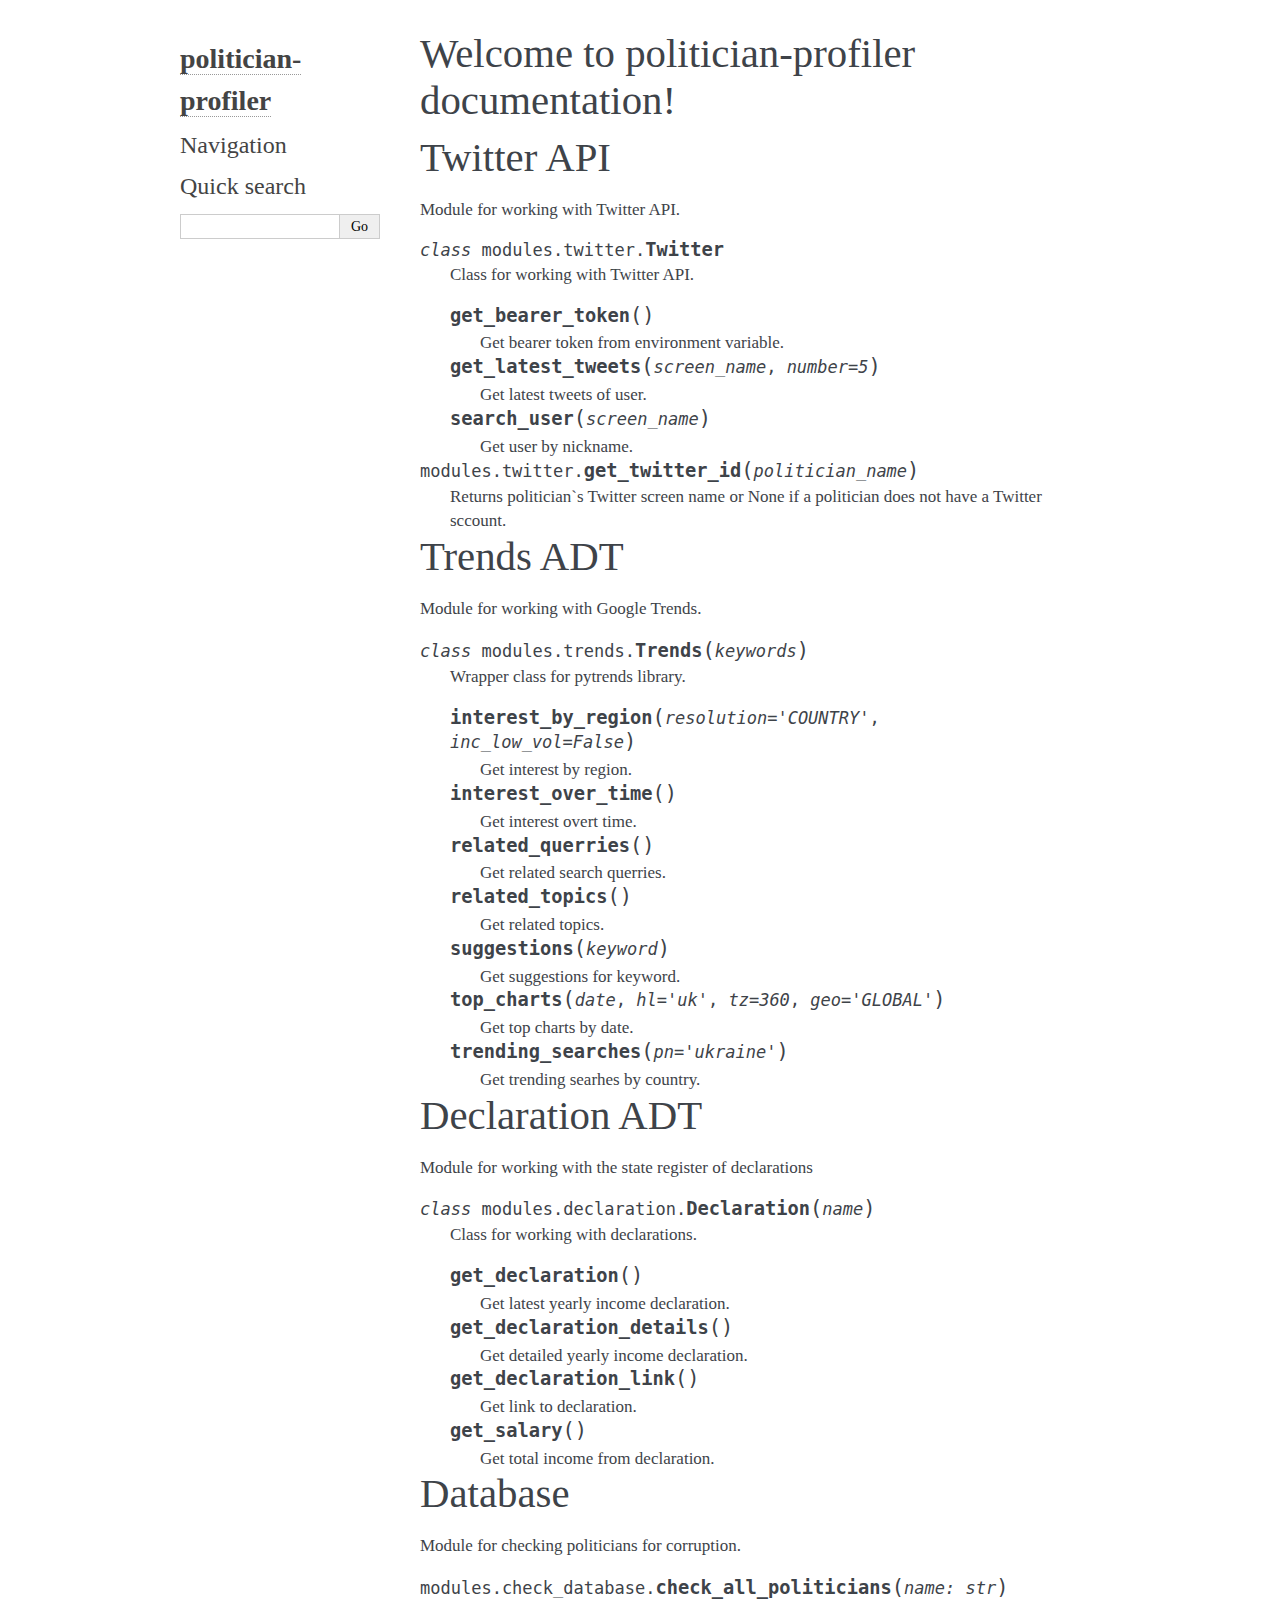
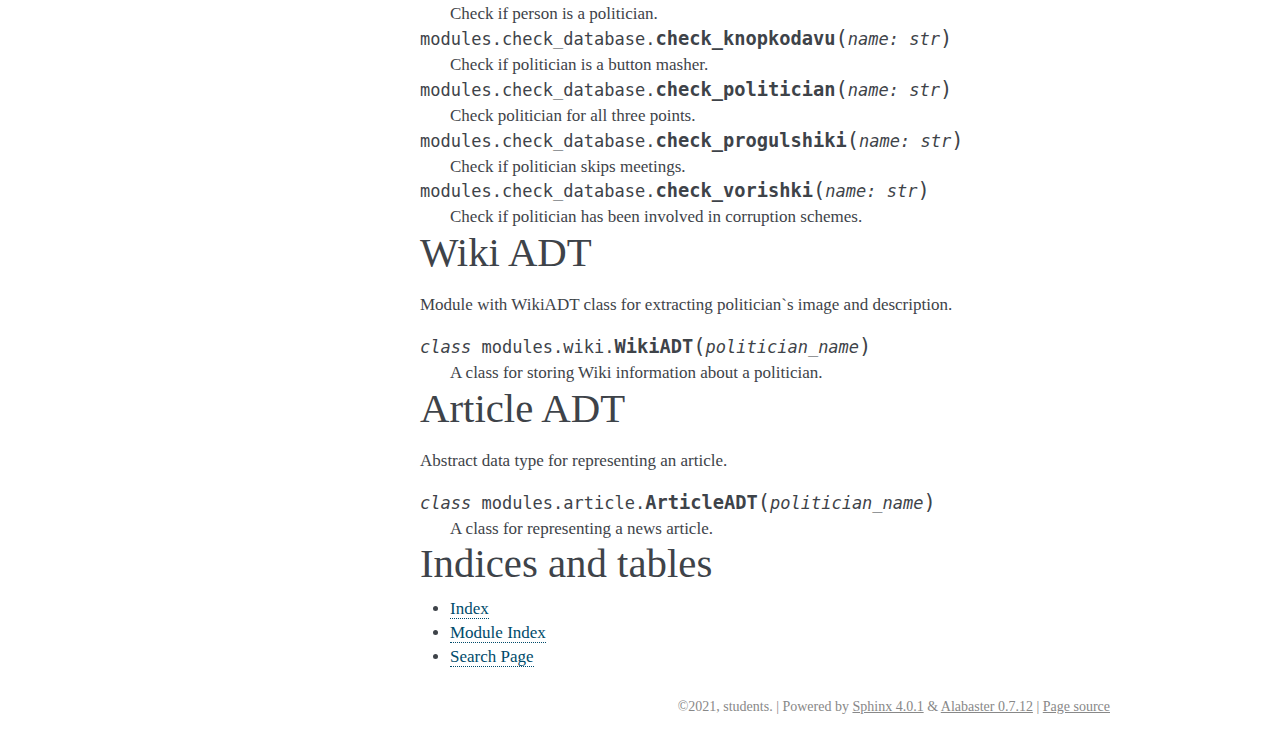
<file: html/index.html>
<!DOCTYPE html>

<html>
  <head>
    <meta charset="utf-8" />
    <meta name="viewport" content="width=device-width, initial-scale=1.0" /><meta name="generator" content="Docutils 0.17.1: http://docutils.sourceforge.net/" />

    <title>Welcome to politician-profiler documentation! &#8212; politician-profiler 1 documentation</title>
    <link rel="stylesheet" type="text/css" href="_static/pygments.css" />
    <link rel="stylesheet" type="text/css" href="_static/alabaster.css" />
    <script data-url_root="./" id="documentation_options" src="_static/documentation_options.js"></script>
    <script src="_static/jquery.js"></script>
    <script src="_static/underscore.js"></script>
    <script src="_static/doctools.js"></script>
    <link rel="index" title="Index" href="genindex.html" />
    <link rel="search" title="Search" href="search.html" />
   
  <link rel="stylesheet" href="_static/custom.css" type="text/css" />
  
  
  <meta name="viewport" content="width=device-width, initial-scale=0.9, maximum-scale=0.9" />

  </head><body>
  

    <div class="document">
      <div class="documentwrapper">
        <div class="bodywrapper">
          

          <div class="body" role="main">
            
  <section id="welcome-to-politician-profiler-documentation">
<h1>Welcome to politician-profiler documentation!<a class="headerlink" href="#welcome-to-politician-profiler-documentation" title="Permalink to this headline">¶</a></h1>
<div class="toctree-wrapper compound">
</div>
</section>
<section id="module-modules.twitter">
<span id="twitter-api"></span><h1>Twitter API<a class="headerlink" href="#module-modules.twitter" title="Permalink to this headline">¶</a></h1>
<p>Module for working with Twitter API.</p>
<dl class="py class">
<dt class="sig sig-object py" id="modules.twitter.Twitter">
<em class="property"><span class="pre">class</span> </em><span class="sig-prename descclassname"><span class="pre">modules.twitter.</span></span><span class="sig-name descname"><span class="pre">Twitter</span></span><a class="headerlink" href="#modules.twitter.Twitter" title="Permalink to this definition">¶</a></dt>
<dd><p>Class for working with Twitter API.</p>
<dl class="py method">
<dt class="sig sig-object py" id="modules.twitter.Twitter.get_bearer_token">
<span class="sig-name descname"><span class="pre">get_bearer_token</span></span><span class="sig-paren">(</span><span class="sig-paren">)</span><a class="headerlink" href="#modules.twitter.Twitter.get_bearer_token" title="Permalink to this definition">¶</a></dt>
<dd><p>Get bearer token from environment variable.</p>
</dd></dl>

<dl class="py method">
<dt class="sig sig-object py" id="modules.twitter.Twitter.get_latest_tweets">
<span class="sig-name descname"><span class="pre">get_latest_tweets</span></span><span class="sig-paren">(</span><em class="sig-param"><span class="n"><span class="pre">screen_name</span></span></em>, <em class="sig-param"><span class="n"><span class="pre">number</span></span><span class="o"><span class="pre">=</span></span><span class="default_value"><span class="pre">5</span></span></em><span class="sig-paren">)</span><a class="headerlink" href="#modules.twitter.Twitter.get_latest_tweets" title="Permalink to this definition">¶</a></dt>
<dd><p>Get latest tweets of user.</p>
</dd></dl>

<dl class="py method">
<dt class="sig sig-object py" id="modules.twitter.Twitter.search_user">
<span class="sig-name descname"><span class="pre">search_user</span></span><span class="sig-paren">(</span><em class="sig-param"><span class="n"><span class="pre">screen_name</span></span></em><span class="sig-paren">)</span><a class="headerlink" href="#modules.twitter.Twitter.search_user" title="Permalink to this definition">¶</a></dt>
<dd><p>Get user by nickname.</p>
</dd></dl>

</dd></dl>

<dl class="py function">
<dt class="sig sig-object py" id="modules.twitter.get_twitter_id">
<span class="sig-prename descclassname"><span class="pre">modules.twitter.</span></span><span class="sig-name descname"><span class="pre">get_twitter_id</span></span><span class="sig-paren">(</span><em class="sig-param"><span class="n"><span class="pre">politician_name</span></span></em><span class="sig-paren">)</span><a class="headerlink" href="#modules.twitter.get_twitter_id" title="Permalink to this definition">¶</a></dt>
<dd><p>Returns politician`s Twitter screen name or None if a politician
does not have a Twitter sccount.</p>
</dd></dl>

</section>
<section id="module-modules.trends">
<span id="trends-adt"></span><h1>Trends ADT<a class="headerlink" href="#module-modules.trends" title="Permalink to this headline">¶</a></h1>
<p>Module for working with Google Trends.</p>
<dl class="py class">
<dt class="sig sig-object py" id="modules.trends.Trends">
<em class="property"><span class="pre">class</span> </em><span class="sig-prename descclassname"><span class="pre">modules.trends.</span></span><span class="sig-name descname"><span class="pre">Trends</span></span><span class="sig-paren">(</span><em class="sig-param"><span class="n"><span class="pre">keywords</span></span></em><span class="sig-paren">)</span><a class="headerlink" href="#modules.trends.Trends" title="Permalink to this definition">¶</a></dt>
<dd><p>Wrapper class for pytrends library.</p>
<dl class="py method">
<dt class="sig sig-object py" id="modules.trends.Trends.interest_by_region">
<span class="sig-name descname"><span class="pre">interest_by_region</span></span><span class="sig-paren">(</span><em class="sig-param"><span class="n"><span class="pre">resolution</span></span><span class="o"><span class="pre">=</span></span><span class="default_value"><span class="pre">'COUNTRY'</span></span></em>, <em class="sig-param"><span class="n"><span class="pre">inc_low_vol</span></span><span class="o"><span class="pre">=</span></span><span class="default_value"><span class="pre">False</span></span></em><span class="sig-paren">)</span><a class="headerlink" href="#modules.trends.Trends.interest_by_region" title="Permalink to this definition">¶</a></dt>
<dd><p>Get interest by region.</p>
</dd></dl>

<dl class="py method">
<dt class="sig sig-object py" id="modules.trends.Trends.interest_over_time">
<span class="sig-name descname"><span class="pre">interest_over_time</span></span><span class="sig-paren">(</span><span class="sig-paren">)</span><a class="headerlink" href="#modules.trends.Trends.interest_over_time" title="Permalink to this definition">¶</a></dt>
<dd><p>Get interest overt time.</p>
</dd></dl>

<dl class="py method">
<dt class="sig sig-object py" id="modules.trends.Trends.related_querries">
<span class="sig-name descname"><span class="pre">related_querries</span></span><span class="sig-paren">(</span><span class="sig-paren">)</span><a class="headerlink" href="#modules.trends.Trends.related_querries" title="Permalink to this definition">¶</a></dt>
<dd><p>Get related search querries.</p>
</dd></dl>

<dl class="py method">
<dt class="sig sig-object py" id="modules.trends.Trends.related_topics">
<span class="sig-name descname"><span class="pre">related_topics</span></span><span class="sig-paren">(</span><span class="sig-paren">)</span><a class="headerlink" href="#modules.trends.Trends.related_topics" title="Permalink to this definition">¶</a></dt>
<dd><p>Get related topics.</p>
</dd></dl>

<dl class="py method">
<dt class="sig sig-object py" id="modules.trends.Trends.suggestions">
<span class="sig-name descname"><span class="pre">suggestions</span></span><span class="sig-paren">(</span><em class="sig-param"><span class="n"><span class="pre">keyword</span></span></em><span class="sig-paren">)</span><a class="headerlink" href="#modules.trends.Trends.suggestions" title="Permalink to this definition">¶</a></dt>
<dd><p>Get suggestions for keyword.</p>
</dd></dl>

<dl class="py method">
<dt class="sig sig-object py" id="modules.trends.Trends.top_charts">
<span class="sig-name descname"><span class="pre">top_charts</span></span><span class="sig-paren">(</span><em class="sig-param"><span class="n"><span class="pre">date</span></span></em>, <em class="sig-param"><span class="n"><span class="pre">hl</span></span><span class="o"><span class="pre">=</span></span><span class="default_value"><span class="pre">'uk'</span></span></em>, <em class="sig-param"><span class="n"><span class="pre">tz</span></span><span class="o"><span class="pre">=</span></span><span class="default_value"><span class="pre">360</span></span></em>, <em class="sig-param"><span class="n"><span class="pre">geo</span></span><span class="o"><span class="pre">=</span></span><span class="default_value"><span class="pre">'GLOBAL'</span></span></em><span class="sig-paren">)</span><a class="headerlink" href="#modules.trends.Trends.top_charts" title="Permalink to this definition">¶</a></dt>
<dd><p>Get top charts by date.</p>
</dd></dl>

<dl class="py method">
<dt class="sig sig-object py" id="modules.trends.Trends.trending_searches">
<span class="sig-name descname"><span class="pre">trending_searches</span></span><span class="sig-paren">(</span><em class="sig-param"><span class="n"><span class="pre">pn</span></span><span class="o"><span class="pre">=</span></span><span class="default_value"><span class="pre">'ukraine'</span></span></em><span class="sig-paren">)</span><a class="headerlink" href="#modules.trends.Trends.trending_searches" title="Permalink to this definition">¶</a></dt>
<dd><p>Get trending searhes by country.</p>
</dd></dl>

</dd></dl>

</section>
<section id="module-modules.declaration">
<span id="declaration-adt"></span><h1>Declaration ADT<a class="headerlink" href="#module-modules.declaration" title="Permalink to this headline">¶</a></h1>
<p>Module for working with the state register of declarations</p>
<dl class="py class">
<dt class="sig sig-object py" id="modules.declaration.Declaration">
<em class="property"><span class="pre">class</span> </em><span class="sig-prename descclassname"><span class="pre">modules.declaration.</span></span><span class="sig-name descname"><span class="pre">Declaration</span></span><span class="sig-paren">(</span><em class="sig-param"><span class="n"><span class="pre">name</span></span></em><span class="sig-paren">)</span><a class="headerlink" href="#modules.declaration.Declaration" title="Permalink to this definition">¶</a></dt>
<dd><p>Class for working with declarations.</p>
<dl class="py method">
<dt class="sig sig-object py" id="modules.declaration.Declaration.get_declaration">
<span class="sig-name descname"><span class="pre">get_declaration</span></span><span class="sig-paren">(</span><span class="sig-paren">)</span><a class="headerlink" href="#modules.declaration.Declaration.get_declaration" title="Permalink to this definition">¶</a></dt>
<dd><p>Get latest yearly income declaration.</p>
</dd></dl>

<dl class="py method">
<dt class="sig sig-object py" id="modules.declaration.Declaration.get_declaration_details">
<span class="sig-name descname"><span class="pre">get_declaration_details</span></span><span class="sig-paren">(</span><span class="sig-paren">)</span><a class="headerlink" href="#modules.declaration.Declaration.get_declaration_details" title="Permalink to this definition">¶</a></dt>
<dd><p>Get detailed yearly income declaration.</p>
</dd></dl>

<dl class="py method">
<dt class="sig sig-object py" id="modules.declaration.Declaration.get_declaration_link">
<span class="sig-name descname"><span class="pre">get_declaration_link</span></span><span class="sig-paren">(</span><span class="sig-paren">)</span><a class="headerlink" href="#modules.declaration.Declaration.get_declaration_link" title="Permalink to this definition">¶</a></dt>
<dd><p>Get link to declaration.</p>
</dd></dl>

<dl class="py method">
<dt class="sig sig-object py" id="modules.declaration.Declaration.get_salary">
<span class="sig-name descname"><span class="pre">get_salary</span></span><span class="sig-paren">(</span><span class="sig-paren">)</span><a class="headerlink" href="#modules.declaration.Declaration.get_salary" title="Permalink to this definition">¶</a></dt>
<dd><p>Get total income from declaration.</p>
</dd></dl>

</dd></dl>

</section>
<section id="module-modules.check_database">
<span id="database"></span><h1>Database<a class="headerlink" href="#module-modules.check_database" title="Permalink to this headline">¶</a></h1>
<p>Module for checking politicians for corruption.</p>
<dl class="py function">
<dt class="sig sig-object py" id="modules.check_database.check_all_politicians">
<span class="sig-prename descclassname"><span class="pre">modules.check_database.</span></span><span class="sig-name descname"><span class="pre">check_all_politicians</span></span><span class="sig-paren">(</span><em class="sig-param"><span class="n"><span class="pre">name</span></span><span class="p"><span class="pre">:</span></span> <span class="n"><span class="pre">str</span></span></em><span class="sig-paren">)</span><a class="headerlink" href="#modules.check_database.check_all_politicians" title="Permalink to this definition">¶</a></dt>
<dd><p>Check if person is a politician.</p>
</dd></dl>

<dl class="py function">
<dt class="sig sig-object py" id="modules.check_database.check_knopkodavu">
<span class="sig-prename descclassname"><span class="pre">modules.check_database.</span></span><span class="sig-name descname"><span class="pre">check_knopkodavu</span></span><span class="sig-paren">(</span><em class="sig-param"><span class="n"><span class="pre">name</span></span><span class="p"><span class="pre">:</span></span> <span class="n"><span class="pre">str</span></span></em><span class="sig-paren">)</span><a class="headerlink" href="#modules.check_database.check_knopkodavu" title="Permalink to this definition">¶</a></dt>
<dd><p>Check if politician is a button masher.</p>
</dd></dl>

<dl class="py function">
<dt class="sig sig-object py" id="modules.check_database.check_politician">
<span class="sig-prename descclassname"><span class="pre">modules.check_database.</span></span><span class="sig-name descname"><span class="pre">check_politician</span></span><span class="sig-paren">(</span><em class="sig-param"><span class="n"><span class="pre">name</span></span><span class="p"><span class="pre">:</span></span> <span class="n"><span class="pre">str</span></span></em><span class="sig-paren">)</span><a class="headerlink" href="#modules.check_database.check_politician" title="Permalink to this definition">¶</a></dt>
<dd><p>Check politician for all three points.</p>
</dd></dl>

<dl class="py function">
<dt class="sig sig-object py" id="modules.check_database.check_progulshiki">
<span class="sig-prename descclassname"><span class="pre">modules.check_database.</span></span><span class="sig-name descname"><span class="pre">check_progulshiki</span></span><span class="sig-paren">(</span><em class="sig-param"><span class="n"><span class="pre">name</span></span><span class="p"><span class="pre">:</span></span> <span class="n"><span class="pre">str</span></span></em><span class="sig-paren">)</span><a class="headerlink" href="#modules.check_database.check_progulshiki" title="Permalink to this definition">¶</a></dt>
<dd><p>Check if politician skips meetings.</p>
</dd></dl>

<dl class="py function">
<dt class="sig sig-object py" id="modules.check_database.check_vorishki">
<span class="sig-prename descclassname"><span class="pre">modules.check_database.</span></span><span class="sig-name descname"><span class="pre">check_vorishki</span></span><span class="sig-paren">(</span><em class="sig-param"><span class="n"><span class="pre">name</span></span><span class="p"><span class="pre">:</span></span> <span class="n"><span class="pre">str</span></span></em><span class="sig-paren">)</span><a class="headerlink" href="#modules.check_database.check_vorishki" title="Permalink to this definition">¶</a></dt>
<dd><p>Check if politician has been involved in corruption schemes.</p>
</dd></dl>

</section>
<section id="module-modules.wiki">
<span id="wiki-adt"></span><h1>Wiki ADT<a class="headerlink" href="#module-modules.wiki" title="Permalink to this headline">¶</a></h1>
<p>Module with WikiADT class for extracting politician`s image and description.</p>
<dl class="py class">
<dt class="sig sig-object py" id="modules.wiki.WikiADT">
<em class="property"><span class="pre">class</span> </em><span class="sig-prename descclassname"><span class="pre">modules.wiki.</span></span><span class="sig-name descname"><span class="pre">WikiADT</span></span><span class="sig-paren">(</span><em class="sig-param"><span class="n"><span class="pre">politician_name</span></span></em><span class="sig-paren">)</span><a class="headerlink" href="#modules.wiki.WikiADT" title="Permalink to this definition">¶</a></dt>
<dd><p>A class for storing Wiki information about a politician.</p>
</dd></dl>

</section>
<section id="module-modules.article">
<span id="article-adt"></span><h1>Article ADT<a class="headerlink" href="#module-modules.article" title="Permalink to this headline">¶</a></h1>
<p>Abstract data type for representing an article.</p>
<dl class="py class">
<dt class="sig sig-object py" id="modules.article.ArticleADT">
<em class="property"><span class="pre">class</span> </em><span class="sig-prename descclassname"><span class="pre">modules.article.</span></span><span class="sig-name descname"><span class="pre">ArticleADT</span></span><span class="sig-paren">(</span><em class="sig-param"><span class="n"><span class="pre">politician_name</span></span></em><span class="sig-paren">)</span><a class="headerlink" href="#modules.article.ArticleADT" title="Permalink to this definition">¶</a></dt>
<dd><p>A class for representing a news article.</p>
</dd></dl>

</section>
<section id="indices-and-tables">
<h1>Indices and tables<a class="headerlink" href="#indices-and-tables" title="Permalink to this headline">¶</a></h1>
<ul class="simple">
<li><p><a class="reference internal" href="genindex.html"><span class="std std-ref">Index</span></a></p></li>
<li><p><a class="reference internal" href="py-modindex.html"><span class="std std-ref">Module Index</span></a></p></li>
<li><p><a class="reference internal" href="search.html"><span class="std std-ref">Search Page</span></a></p></li>
</ul>
</section>


          </div>
          
        </div>
      </div>
      <div class="sphinxsidebar" role="navigation" aria-label="main navigation">
        <div class="sphinxsidebarwrapper">
<h1 class="logo"><a href="#">politician-profiler</a></h1>








<h3>Navigation</h3>

<div class="relations">
<h3>Related Topics</h3>
<ul>
  <li><a href="#">Documentation overview</a><ul>
  </ul></li>
</ul>
</div>
<div id="searchbox" style="display: none" role="search">
  <h3 id="searchlabel">Quick search</h3>
    <div class="searchformwrapper">
    <form class="search" action="search.html" method="get">
      <input type="text" name="q" aria-labelledby="searchlabel" />
      <input type="submit" value="Go" />
    </form>
    </div>
</div>
<script>$('#searchbox').show(0);</script>








        </div>
      </div>
      <div class="clearer"></div>
    </div>
    <div class="footer">
      &copy;2021, students.
      
      |
      Powered by <a href="http://sphinx-doc.org/">Sphinx 4.0.1</a>
      &amp; <a href="https://github.com/bitprophet/alabaster">Alabaster 0.7.12</a>
      
      |
      <a href="_sources/index.rst.txt"
          rel="nofollow">Page source</a>
    </div>

    

    
  </body>
</html>
</file>
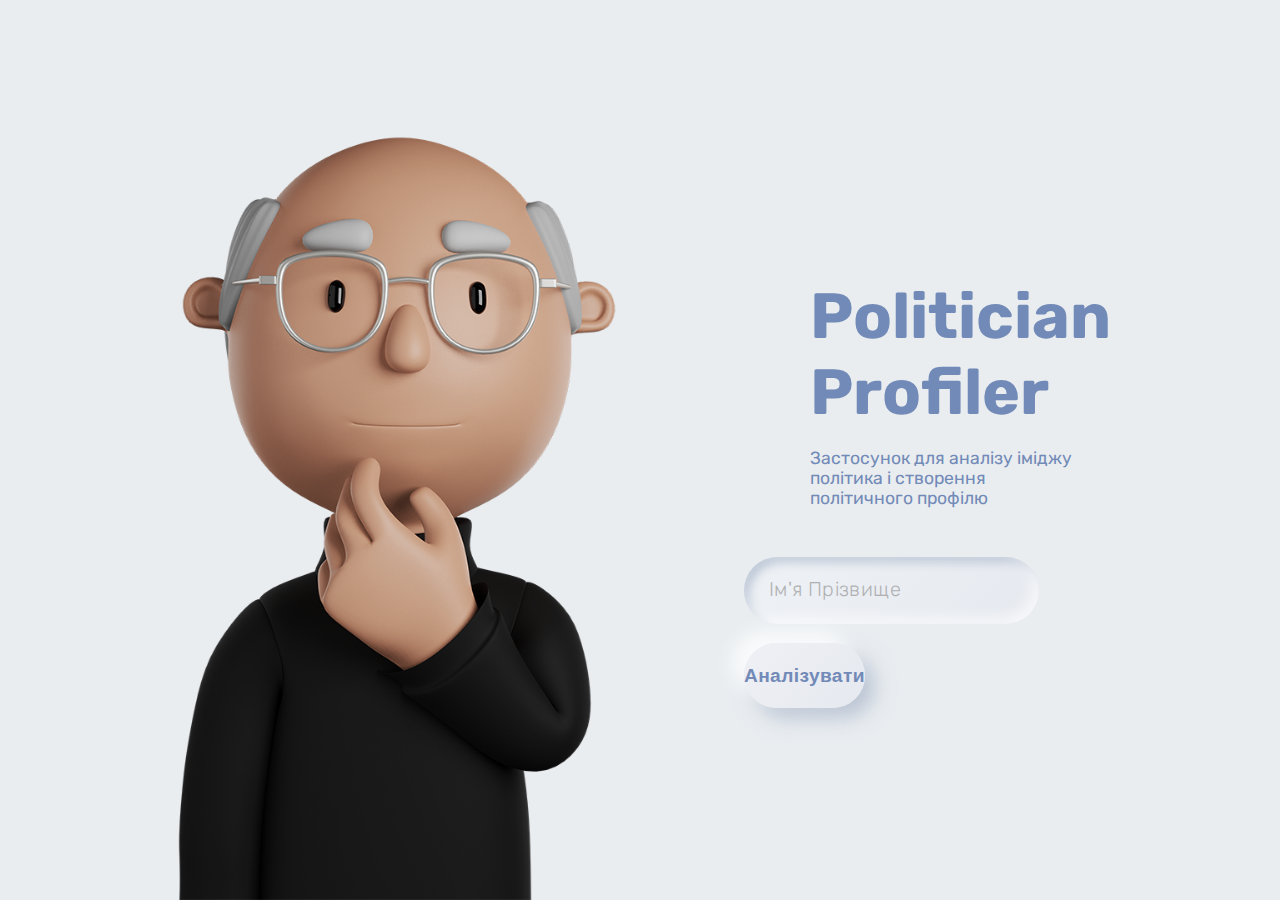
<file: website/index.html>
<!DOCTYPE html>
  <head>
    <meta charset="utf-8">
    <link rel="stylesheet" href='styles/styles.css'>
    <link rel="apple-touch-icon" sizes="180x180" href="favicon/apple-touch-icon.png">
    <link rel="icon" type="image/png" sizes="32x32" href="favicon/favicon-32x32.png">
    <link rel="icon" type="image/png" sizes="16x16" href="favicon/favicon-16x16.png">
    <link rel="manifest" href="favicon/site.webmanifest">
    <link rel="mask-icon" href="favicon/safari-pinned-tab.svg" color="#5bbad5">
    <meta name="msapplication-TileColor" content="#da532c">
    <meta name="theme-color" content="#ffffff">
    <title>Politician Profiler</title>
  </head>
  <body>
    <div class="content">
      <img src="images/AVATARZ - Steve Jobs.png">
      <div class="information">
    <div class="text">
        <h1>Politician Profiler</h1>
        <p>Застосунок для аналізу іміджу політика і створення політичного профілю</p>
    </div>
    <div class="field">
      <form action="/analyze" method="POST">
        <input type="text" name="name_surname" required placeholder="Ім'я Прізвище" onfocus="this.placeholder=''" onblur="this.placeholder = 'Ім\'я Прізвище'">
        <button>Аналізувати</button>   
      </form>
    </div>
    </div>
    </div>
        
  </body>
</html>
</file>
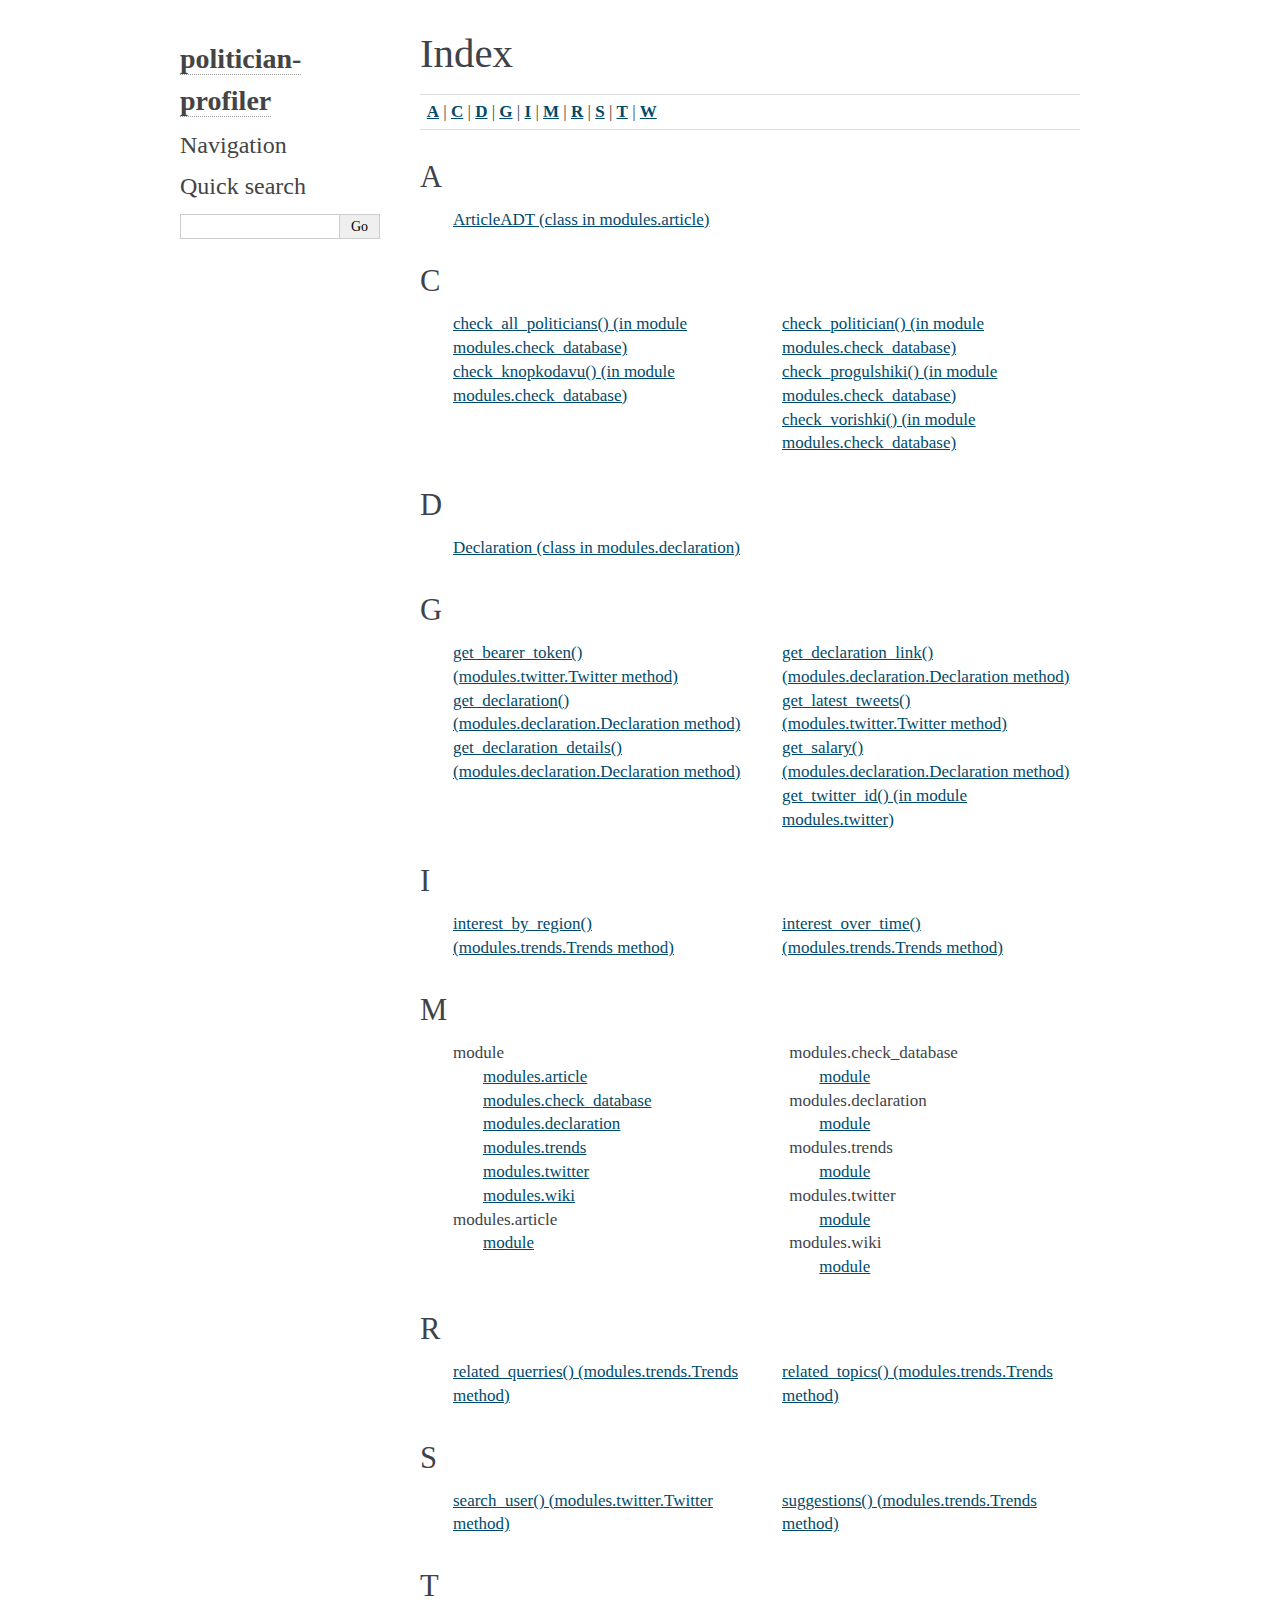
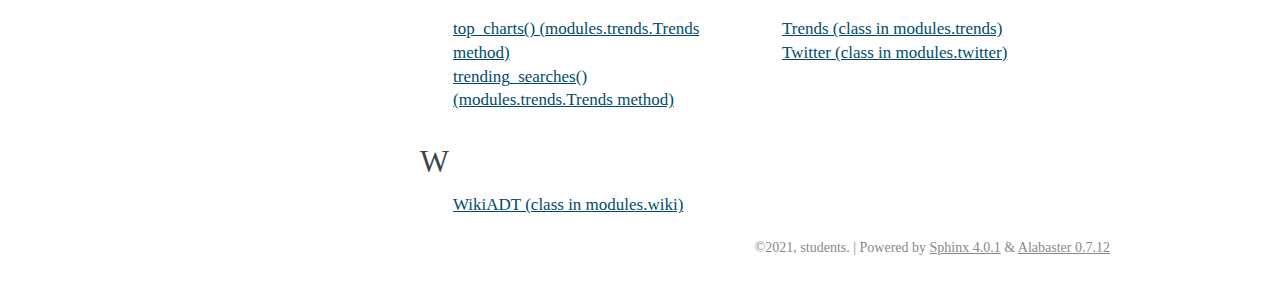
<file: html/genindex.html>
<!DOCTYPE html>

<html>
  <head>
    <meta charset="utf-8" />
    <meta name="viewport" content="width=device-width, initial-scale=1.0" />
    <title>Index &#8212; politician-profiler 1 documentation</title>
    <link rel="stylesheet" type="text/css" href="_static/pygments.css" />
    <link rel="stylesheet" type="text/css" href="_static/alabaster.css" />
    <script data-url_root="./" id="documentation_options" src="_static/documentation_options.js"></script>
    <script src="_static/jquery.js"></script>
    <script src="_static/underscore.js"></script>
    <script src="_static/doctools.js"></script>
    <link rel="index" title="Index" href="#" />
    <link rel="search" title="Search" href="search.html" />
   
  <link rel="stylesheet" href="_static/custom.css" type="text/css" />
  
  
  <meta name="viewport" content="width=device-width, initial-scale=0.9, maximum-scale=0.9" />

  </head><body>
  

    <div class="document">
      <div class="documentwrapper">
        <div class="bodywrapper">
          

          <div class="body" role="main">
            

<h1 id="index">Index</h1>

<div class="genindex-jumpbox">
 <a href="#A"><strong>A</strong></a>
 | <a href="#C"><strong>C</strong></a>
 | <a href="#D"><strong>D</strong></a>
 | <a href="#G"><strong>G</strong></a>
 | <a href="#I"><strong>I</strong></a>
 | <a href="#M"><strong>M</strong></a>
 | <a href="#R"><strong>R</strong></a>
 | <a href="#S"><strong>S</strong></a>
 | <a href="#T"><strong>T</strong></a>
 | <a href="#W"><strong>W</strong></a>
 
</div>
<h2 id="A">A</h2>
<table style="width: 100%" class="indextable genindextable"><tr>
  <td style="width: 33%; vertical-align: top;"><ul>
      <li><a href="index.html#modules.article.ArticleADT">ArticleADT (class in modules.article)</a>
</li>
  </ul></td>
</tr></table>

<h2 id="C">C</h2>
<table style="width: 100%" class="indextable genindextable"><tr>
  <td style="width: 33%; vertical-align: top;"><ul>
      <li><a href="index.html#modules.check_database.check_all_politicians">check_all_politicians() (in module modules.check_database)</a>
</li>
      <li><a href="index.html#modules.check_database.check_knopkodavu">check_knopkodavu() (in module modules.check_database)</a>
</li>
  </ul></td>
  <td style="width: 33%; vertical-align: top;"><ul>
      <li><a href="index.html#modules.check_database.check_politician">check_politician() (in module modules.check_database)</a>
</li>
      <li><a href="index.html#modules.check_database.check_progulshiki">check_progulshiki() (in module modules.check_database)</a>
</li>
      <li><a href="index.html#modules.check_database.check_vorishki">check_vorishki() (in module modules.check_database)</a>
</li>
  </ul></td>
</tr></table>

<h2 id="D">D</h2>
<table style="width: 100%" class="indextable genindextable"><tr>
  <td style="width: 33%; vertical-align: top;"><ul>
      <li><a href="index.html#modules.declaration.Declaration">Declaration (class in modules.declaration)</a>
</li>
  </ul></td>
</tr></table>

<h2 id="G">G</h2>
<table style="width: 100%" class="indextable genindextable"><tr>
  <td style="width: 33%; vertical-align: top;"><ul>
      <li><a href="index.html#modules.twitter.Twitter.get_bearer_token">get_bearer_token() (modules.twitter.Twitter method)</a>
</li>
      <li><a href="index.html#modules.declaration.Declaration.get_declaration">get_declaration() (modules.declaration.Declaration method)</a>
</li>
      <li><a href="index.html#modules.declaration.Declaration.get_declaration_details">get_declaration_details() (modules.declaration.Declaration method)</a>
</li>
  </ul></td>
  <td style="width: 33%; vertical-align: top;"><ul>
      <li><a href="index.html#modules.declaration.Declaration.get_declaration_link">get_declaration_link() (modules.declaration.Declaration method)</a>
</li>
      <li><a href="index.html#modules.twitter.Twitter.get_latest_tweets">get_latest_tweets() (modules.twitter.Twitter method)</a>
</li>
      <li><a href="index.html#modules.declaration.Declaration.get_salary">get_salary() (modules.declaration.Declaration method)</a>
</li>
      <li><a href="index.html#modules.twitter.get_twitter_id">get_twitter_id() (in module modules.twitter)</a>
</li>
  </ul></td>
</tr></table>

<h2 id="I">I</h2>
<table style="width: 100%" class="indextable genindextable"><tr>
  <td style="width: 33%; vertical-align: top;"><ul>
      <li><a href="index.html#modules.trends.Trends.interest_by_region">interest_by_region() (modules.trends.Trends method)</a>
</li>
  </ul></td>
  <td style="width: 33%; vertical-align: top;"><ul>
      <li><a href="index.html#modules.trends.Trends.interest_over_time">interest_over_time() (modules.trends.Trends method)</a>
</li>
  </ul></td>
</tr></table>

<h2 id="M">M</h2>
<table style="width: 100%" class="indextable genindextable"><tr>
  <td style="width: 33%; vertical-align: top;"><ul>
      <li>
    module

      <ul>
        <li><a href="index.html#module-modules.article">modules.article</a>
</li>
        <li><a href="index.html#module-modules.check_database">modules.check_database</a>
</li>
        <li><a href="index.html#module-modules.declaration">modules.declaration</a>
</li>
        <li><a href="index.html#module-modules.trends">modules.trends</a>
</li>
        <li><a href="index.html#module-modules.twitter">modules.twitter</a>
</li>
        <li><a href="index.html#module-modules.wiki">modules.wiki</a>
</li>
      </ul></li>
      <li>
    modules.article

      <ul>
        <li><a href="index.html#module-modules.article">module</a>
</li>
      </ul></li>
  </ul></td>
  <td style="width: 33%; vertical-align: top;"><ul>
      <li>
    modules.check_database

      <ul>
        <li><a href="index.html#module-modules.check_database">module</a>
</li>
      </ul></li>
      <li>
    modules.declaration

      <ul>
        <li><a href="index.html#module-modules.declaration">module</a>
</li>
      </ul></li>
      <li>
    modules.trends

      <ul>
        <li><a href="index.html#module-modules.trends">module</a>
</li>
      </ul></li>
      <li>
    modules.twitter

      <ul>
        <li><a href="index.html#module-modules.twitter">module</a>
</li>
      </ul></li>
      <li>
    modules.wiki

      <ul>
        <li><a href="index.html#module-modules.wiki">module</a>
</li>
      </ul></li>
  </ul></td>
</tr></table>

<h2 id="R">R</h2>
<table style="width: 100%" class="indextable genindextable"><tr>
  <td style="width: 33%; vertical-align: top;"><ul>
      <li><a href="index.html#modules.trends.Trends.related_querries">related_querries() (modules.trends.Trends method)</a>
</li>
  </ul></td>
  <td style="width: 33%; vertical-align: top;"><ul>
      <li><a href="index.html#modules.trends.Trends.related_topics">related_topics() (modules.trends.Trends method)</a>
</li>
  </ul></td>
</tr></table>

<h2 id="S">S</h2>
<table style="width: 100%" class="indextable genindextable"><tr>
  <td style="width: 33%; vertical-align: top;"><ul>
      <li><a href="index.html#modules.twitter.Twitter.search_user">search_user() (modules.twitter.Twitter method)</a>
</li>
  </ul></td>
  <td style="width: 33%; vertical-align: top;"><ul>
      <li><a href="index.html#modules.trends.Trends.suggestions">suggestions() (modules.trends.Trends method)</a>
</li>
  </ul></td>
</tr></table>

<h2 id="T">T</h2>
<table style="width: 100%" class="indextable genindextable"><tr>
  <td style="width: 33%; vertical-align: top;"><ul>
      <li><a href="index.html#modules.trends.Trends.top_charts">top_charts() (modules.trends.Trends method)</a>
</li>
      <li><a href="index.html#modules.trends.Trends.trending_searches">trending_searches() (modules.trends.Trends method)</a>
</li>
  </ul></td>
  <td style="width: 33%; vertical-align: top;"><ul>
      <li><a href="index.html#modules.trends.Trends">Trends (class in modules.trends)</a>
</li>
      <li><a href="index.html#modules.twitter.Twitter">Twitter (class in modules.twitter)</a>
</li>
  </ul></td>
</tr></table>

<h2 id="W">W</h2>
<table style="width: 100%" class="indextable genindextable"><tr>
  <td style="width: 33%; vertical-align: top;"><ul>
      <li><a href="index.html#modules.wiki.WikiADT">WikiADT (class in modules.wiki)</a>
</li>
  </ul></td>
</tr></table>



          </div>
          
        </div>
      </div>
      <div class="sphinxsidebar" role="navigation" aria-label="main navigation">
        <div class="sphinxsidebarwrapper">
<h1 class="logo"><a href="index.html">politician-profiler</a></h1>








<h3>Navigation</h3>

<div class="relations">
<h3>Related Topics</h3>
<ul>
  <li><a href="index.html">Documentation overview</a><ul>
  </ul></li>
</ul>
</div>
<div id="searchbox" style="display: none" role="search">
  <h3 id="searchlabel">Quick search</h3>
    <div class="searchformwrapper">
    <form class="search" action="search.html" method="get">
      <input type="text" name="q" aria-labelledby="searchlabel" />
      <input type="submit" value="Go" />
    </form>
    </div>
</div>
<script>$('#searchbox').show(0);</script>








        </div>
      </div>
      <div class="clearer"></div>
    </div>
    <div class="footer">
      &copy;2021, students.
      
      |
      Powered by <a href="http://sphinx-doc.org/">Sphinx 4.0.1</a>
      &amp; <a href="https://github.com/bitprophet/alabaster">Alabaster 0.7.12</a>
      
    </div>

    

    
  </body>
</html>
</file>
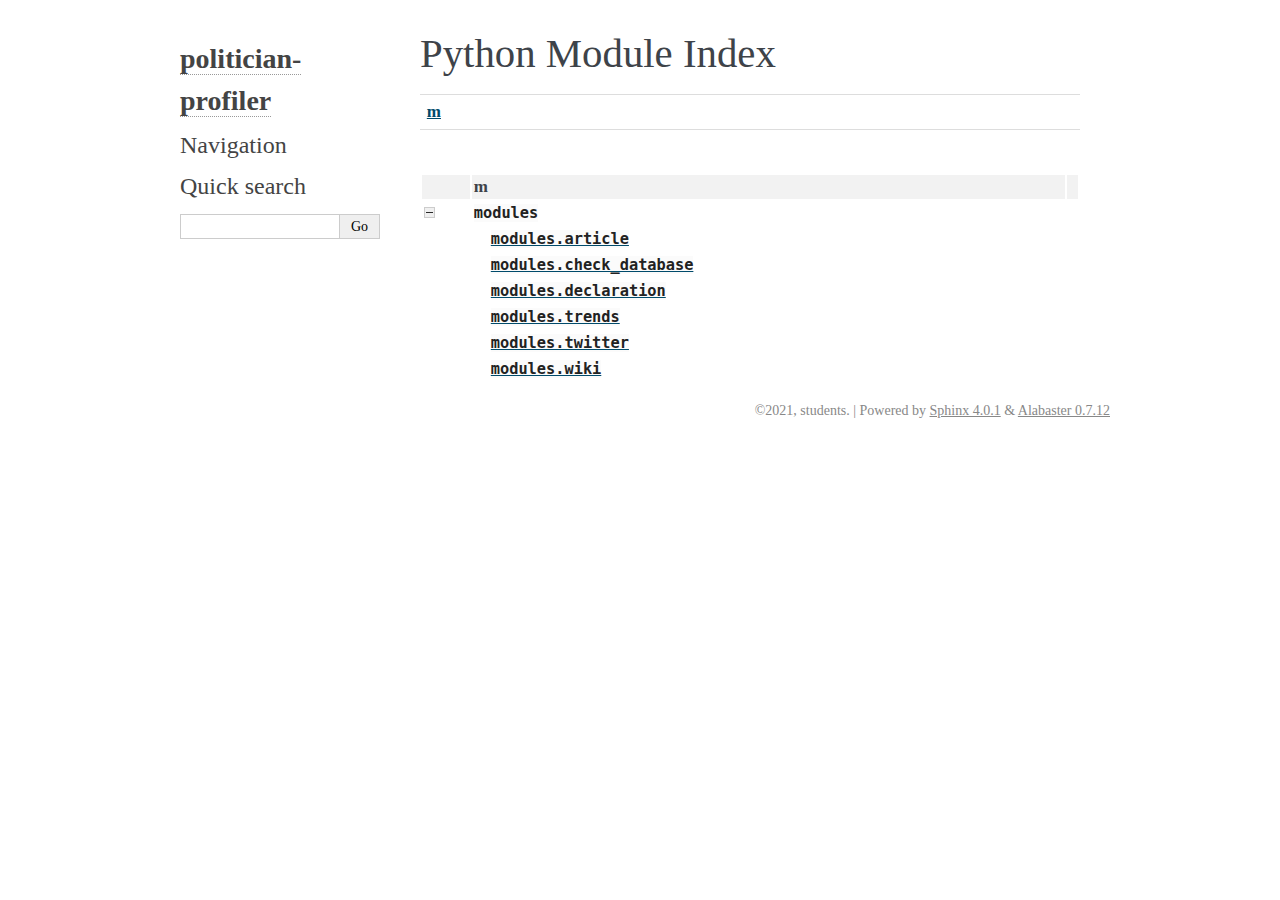
<file: html/py-modindex.html>
<!DOCTYPE html>

<html>
  <head>
    <meta charset="utf-8" />
    <meta name="viewport" content="width=device-width, initial-scale=1.0" />
    <title>Python Module Index &#8212; politician-profiler 1 documentation</title>
    <link rel="stylesheet" type="text/css" href="_static/pygments.css" />
    <link rel="stylesheet" type="text/css" href="_static/alabaster.css" />
    <script data-url_root="./" id="documentation_options" src="_static/documentation_options.js"></script>
    <script src="_static/jquery.js"></script>
    <script src="_static/underscore.js"></script>
    <script src="_static/doctools.js"></script>
    <link rel="index" title="Index" href="genindex.html" />
    <link rel="search" title="Search" href="search.html" />

   
  <link rel="stylesheet" href="_static/custom.css" type="text/css" />
  
  
  <meta name="viewport" content="width=device-width, initial-scale=0.9, maximum-scale=0.9" />



  </head><body>
  

    <div class="document">
      <div class="documentwrapper">
        <div class="bodywrapper">
          

          <div class="body" role="main">
            

   <h1>Python Module Index</h1>

   <div class="modindex-jumpbox">
   <a href="#cap-m"><strong>m</strong></a>
   </div>

   <table class="indextable modindextable">
     <tr class="pcap"><td></td><td>&#160;</td><td></td></tr>
     <tr class="cap" id="cap-m"><td></td><td>
       <strong>m</strong></td><td></td></tr>
     <tr>
       <td><img src="_static/minus.png" class="toggler"
              id="toggle-1" style="display: none" alt="-" /></td>
       <td>
       <code class="xref">modules</code></td><td>
       <em></em></td></tr>
     <tr class="cg-1">
       <td></td>
       <td>&#160;&#160;&#160;
       <a href="index.html#module-modules.article"><code class="xref">modules.article</code></a></td><td>
       <em></em></td></tr>
     <tr class="cg-1">
       <td></td>
       <td>&#160;&#160;&#160;
       <a href="index.html#module-modules.check_database"><code class="xref">modules.check_database</code></a></td><td>
       <em></em></td></tr>
     <tr class="cg-1">
       <td></td>
       <td>&#160;&#160;&#160;
       <a href="index.html#module-modules.declaration"><code class="xref">modules.declaration</code></a></td><td>
       <em></em></td></tr>
     <tr class="cg-1">
       <td></td>
       <td>&#160;&#160;&#160;
       <a href="index.html#module-modules.trends"><code class="xref">modules.trends</code></a></td><td>
       <em></em></td></tr>
     <tr class="cg-1">
       <td></td>
       <td>&#160;&#160;&#160;
       <a href="index.html#module-modules.twitter"><code class="xref">modules.twitter</code></a></td><td>
       <em></em></td></tr>
     <tr class="cg-1">
       <td></td>
       <td>&#160;&#160;&#160;
       <a href="index.html#module-modules.wiki"><code class="xref">modules.wiki</code></a></td><td>
       <em></em></td></tr>
   </table>


          </div>
          
        </div>
      </div>
      <div class="sphinxsidebar" role="navigation" aria-label="main navigation">
        <div class="sphinxsidebarwrapper">
<h1 class="logo"><a href="index.html">politician-profiler</a></h1>








<h3>Navigation</h3>

<div class="relations">
<h3>Related Topics</h3>
<ul>
  <li><a href="index.html">Documentation overview</a><ul>
  </ul></li>
</ul>
</div>
<div id="searchbox" style="display: none" role="search">
  <h3 id="searchlabel">Quick search</h3>
    <div class="searchformwrapper">
    <form class="search" action="search.html" method="get">
      <input type="text" name="q" aria-labelledby="searchlabel" />
      <input type="submit" value="Go" />
    </form>
    </div>
</div>
<script>$('#searchbox').show(0);</script>








        </div>
      </div>
      <div class="clearer"></div>
    </div>
    <div class="footer">
      &copy;2021, students.
      
      |
      Powered by <a href="http://sphinx-doc.org/">Sphinx 4.0.1</a>
      &amp; <a href="https://github.com/bitprophet/alabaster">Alabaster 0.7.12</a>
      
    </div>

    

    
  </body>
</html>
</file>
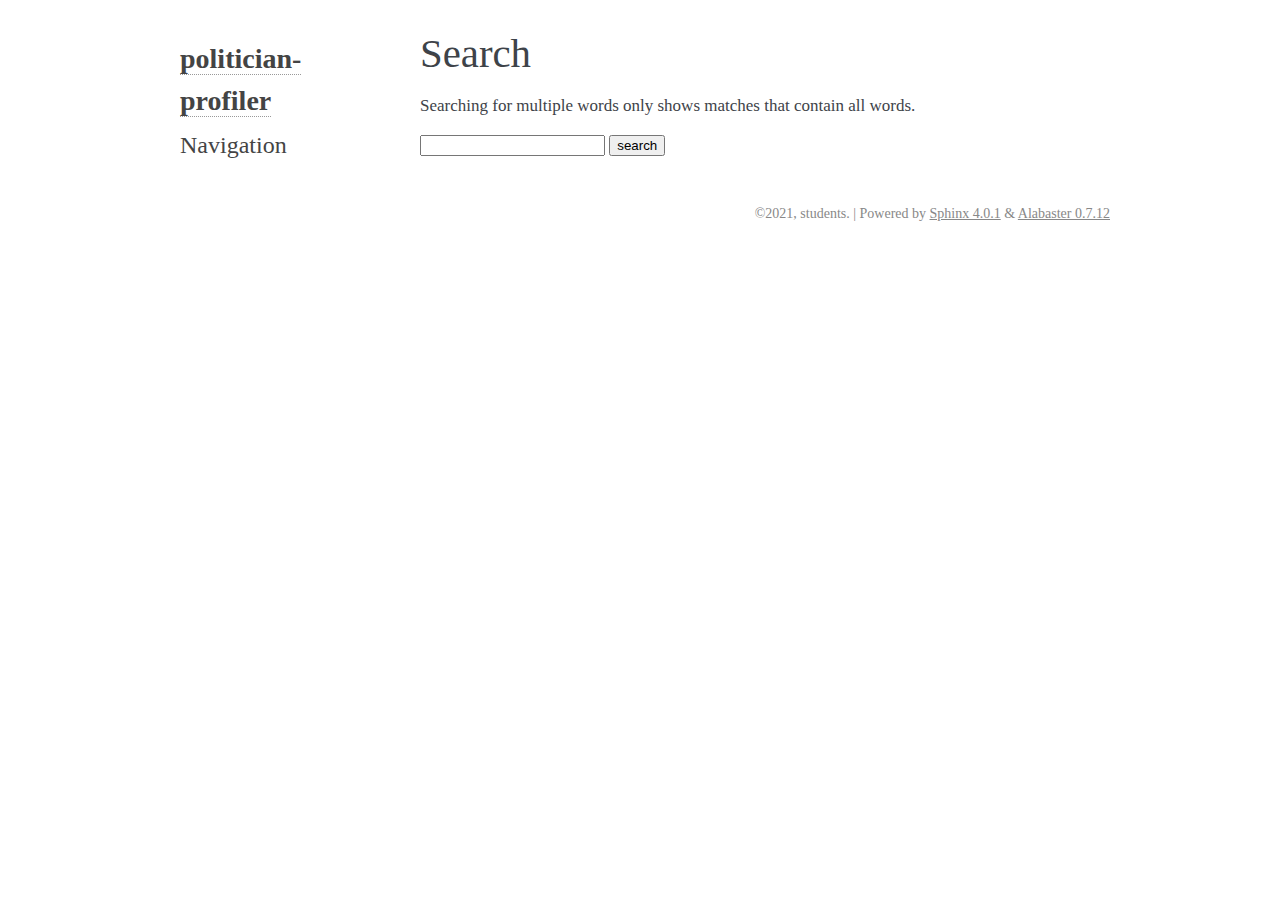
<file: html/search.html>
<!DOCTYPE html>

<html>
  <head>
    <meta charset="utf-8" />
    <meta name="viewport" content="width=device-width, initial-scale=1.0" />
    <title>Search &#8212; politician-profiler 1 documentation</title>
    <link rel="stylesheet" type="text/css" href="_static/pygments.css" />
    <link rel="stylesheet" type="text/css" href="_static/alabaster.css" />
    
    <script data-url_root="./" id="documentation_options" src="_static/documentation_options.js"></script>
    <script src="_static/jquery.js"></script>
    <script src="_static/underscore.js"></script>
    <script src="_static/doctools.js"></script>
    <script src="_static/searchtools.js"></script>
    <script src="_static/language_data.js"></script>
    <link rel="index" title="Index" href="genindex.html" />
    <link rel="search" title="Search" href="#" />
  <script src="searchindex.js" defer></script>
  
   
  <link rel="stylesheet" href="_static/custom.css" type="text/css" />
  
  
  <meta name="viewport" content="width=device-width, initial-scale=0.9, maximum-scale=0.9" />


  </head><body>
  

    <div class="document">
      <div class="documentwrapper">
        <div class="bodywrapper">
          

          <div class="body" role="main">
            
  <h1 id="search-documentation">Search</h1>
  
  <div id="fallback" class="admonition warning">
  <script>$('#fallback').hide();</script>
  <p>
    Please activate JavaScript to enable the search
    functionality.
  </p>
  </div>
  
  
  <p>
    Searching for multiple words only shows matches that contain
    all words.
  </p>
  
  
  <form action="" method="get">
    <input type="text" name="q" aria-labelledby="search-documentation" value="" />
    <input type="submit" value="search" />
    <span id="search-progress" style="padding-left: 10px"></span>
  </form>
  
  
  
  <div id="search-results">
  
  </div>
  

          </div>
          
        </div>
      </div>
      <div class="sphinxsidebar" role="navigation" aria-label="main navigation">
        <div class="sphinxsidebarwrapper">
<h1 class="logo"><a href="index.html">politician-profiler</a></h1>








<h3>Navigation</h3>

<div class="relations">
<h3>Related Topics</h3>
<ul>
  <li><a href="index.html">Documentation overview</a><ul>
  </ul></li>
</ul>
</div>








        </div>
      </div>
      <div class="clearer"></div>
    </div>
    <div class="footer">
      &copy;2021, students.
      
      |
      Powered by <a href="http://sphinx-doc.org/">Sphinx 4.0.1</a>
      &amp; <a href="https://github.com/bitprophet/alabaster">Alabaster 0.7.12</a>
      
    </div>

    

    
  </body>
</html>
</file>
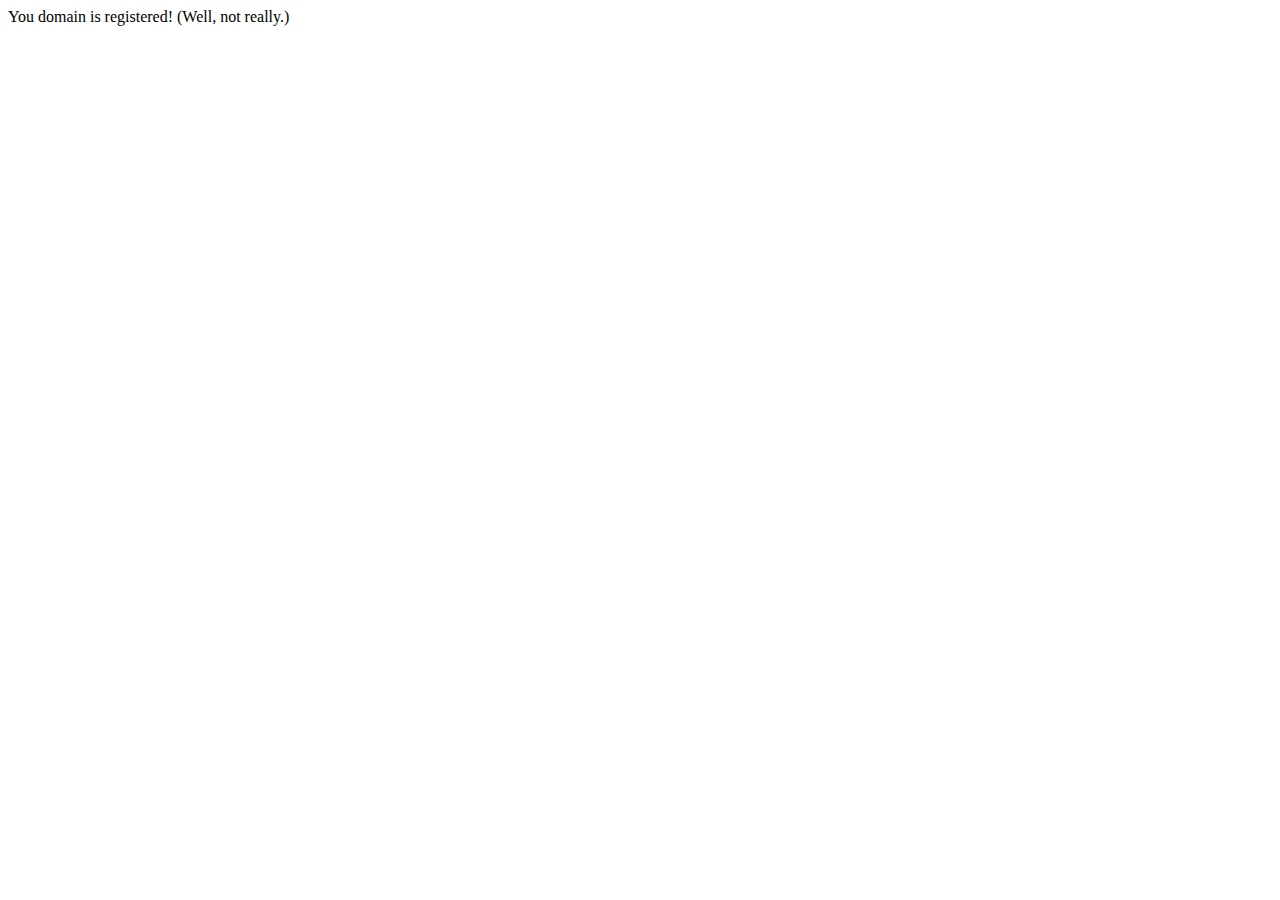
<file: templates/success.html>
<!DOCTYPE html>

<html>
    <head>
        <meta name="viewport" content="initial-scale=1, width=device-width"/>
        <title>Domain</title>
    </head>
    <body>
You domain is registered! (Well, not really.)
</body>
</html>
</file>
<file: html/_static/pygments.css>
pre { line-height: 125%; }
td.linenos .normal { color: inherit; background-color: transparent; padding-left: 5px; padding-right: 5px; }
span.linenos { color: inherit; background-color: transparent; padding-left: 5px; padding-right: 5px; }
td.linenos .special { color: #000000; background-color: #ffffc0; padding-left: 5px; padding-right: 5px; }
span.linenos.special { color: #000000; background-color: #ffffc0; padding-left: 5px; padding-right: 5px; }
.highlight .hll { background-color: #ffffcc }
.highlight { background: #f8f8f8; }
.highlight .c { color: #8f5902; font-style: italic } /* Comment */
.highlight .err { color: #a40000; border: 1px solid #ef2929 } /* Error */
.highlight .g { color: #000000 } /* Generic */
.highlight .k { color: #004461; font-weight: bold } /* Keyword */
.highlight .l { color: #000000 } /* Literal */
.highlight .n { color: #000000 } /* Name */
.highlight .o { color: #582800 } /* Operator */
.highlight .x { color: #000000 } /* Other */
.highlight .p { color: #000000; font-weight: bold } /* Punctuation */
.highlight .ch { color: #8f5902; font-style: italic } /* Comment.Hashbang */
.highlight .cm { color: #8f5902; font-style: italic } /* Comment.Multiline */
.highlight .cp { color: #8f5902 } /* Comment.Preproc */
.highlight .cpf { color: #8f5902; font-style: italic } /* Comment.PreprocFile */
.highlight .c1 { color: #8f5902; font-style: italic } /* Comment.Single */
.highlight .cs { color: #8f5902; font-style: italic } /* Comment.Special */
.highlight .gd { color: #a40000 } /* Generic.Deleted */
.highlight .ge { color: #000000; font-style: italic } /* Generic.Emph */
.highlight .gr { color: #ef2929 } /* Generic.Error */
.highlight .gh { color: #000080; font-weight: bold } /* Generic.Heading */
.highlight .gi { color: #00A000 } /* Generic.Inserted */
.highlight .go { color: #888888 } /* Generic.Output */
.highlight .gp { color: #745334 } /* Generic.Prompt */
.highlight .gs { color: #000000; font-weight: bold } /* Generic.Strong */
.highlight .gu { color: #800080; font-weight: bold } /* Generic.Subheading */
.highlight .gt { color: #a40000; font-weight: bold } /* Generic.Traceback */
.highlight .kc { color: #004461; font-weight: bold } /* Keyword.Constant */
.highlight .kd { color: #004461; font-weight: bold } /* Keyword.Declaration */
.highlight .kn { color: #004461; font-weight: bold } /* Keyword.Namespace */
.highlight .kp { color: #004461; font-weight: bold } /* Keyword.Pseudo */
.highlight .kr { color: #004461; font-weight: bold } /* Keyword.Reserved */
.highlight .kt { color: #004461; font-weight: bold } /* Keyword.Type */
.highlight .ld { color: #000000 } /* Literal.Date */
.highlight .m { color: #990000 } /* Literal.Number */
.highlight .s { color: #4e9a06 } /* Literal.String */
.highlight .na { color: #c4a000 } /* Name.Attribute */
.highlight .nb { color: #004461 } /* Name.Builtin */
.highlight .nc { color: #000000 } /* Name.Class */
.highlight .no { color: #000000 } /* Name.Constant */
.highlight .nd { color: #888888 } /* Name.Decorator */
.highlight .ni { color: #ce5c00 } /* Name.Entity */
.highlight .ne { color: #cc0000; font-weight: bold } /* Name.Exception */
.highlight .nf { color: #000000 } /* Name.Function */
.highlight .nl { color: #f57900 } /* Name.Label */
.highlight .nn { color: #000000 } /* Name.Namespace */
.highlight .nx { color: #000000 } /* Name.Other */
.highlight .py { color: #000000 } /* Name.Property */
.highlight .nt { color: #004461; font-weight: bold } /* Name.Tag */
.highlight .nv { color: #000000 } /* Name.Variable */
.highlight .ow { color: #004461; font-weight: bold } /* Operator.Word */
.highlight .w { color: #f8f8f8; text-decoration: underline } /* Text.Whitespace */
.highlight .mb { color: #990000 } /* Literal.Number.Bin */
.highlight .mf { color: #990000 } /* Literal.Number.Float */
.highlight .mh { color: #990000 } /* Literal.Number.Hex */
.highlight .mi { color: #990000 } /* Literal.Number.Integer */
.highlight .mo { color: #990000 } /* Literal.Number.Oct */
.highlight .sa { color: #4e9a06 } /* Literal.String.Affix */
.highlight .sb { color: #4e9a06 } /* Literal.String.Backtick */
.highlight .sc { color: #4e9a06 } /* Literal.String.Char */
.highlight .dl { color: #4e9a06 } /* Literal.String.Delimiter */
.highlight .sd { color: #8f5902; font-style: italic } /* Literal.String.Doc */
.highlight .s2 { color: #4e9a06 } /* Literal.String.Double */
.highlight .se { color: #4e9a06 } /* Literal.String.Escape */
.highlight .sh { color: #4e9a06 } /* Literal.String.Heredoc */
.highlight .si { color: #4e9a06 } /* Literal.String.Interpol */
.highlight .sx { color: #4e9a06 } /* Literal.String.Other */
.highlight .sr { color: #4e9a06 } /* Literal.String.Regex */
.highlight .s1 { color: #4e9a06 } /* Literal.String.Single */
.highlight .ss { color: #4e9a06 } /* Literal.String.Symbol */
.highlight .bp { color: #3465a4 } /* Name.Builtin.Pseudo */
.highlight .fm { color: #000000 } /* Name.Function.Magic */
.highlight .vc { color: #000000 } /* Name.Variable.Class */
.highlight .vg { color: #000000 } /* Name.Variable.Global */
.highlight .vi { color: #000000 } /* Name.Variable.Instance */
.highlight .vm { color: #000000 } /* Name.Variable.Magic */
.highlight .il { color: #990000 } /* Literal.Number.Integer.Long */
</file>
<file: html/_static/alabaster.css>
@import url("basic.css");

/* -- page layout ----------------------------------------------------------- */

body {
    font-family: Georgia, serif;
    font-size: 17px;
    background-color: #fff;
    color: #000;
    margin: 0;
    padding: 0;
}


div.document {
    width: 940px;
    margin: 30px auto 0 auto;
}

div.documentwrapper {
    float: left;
    width: 100%;
}

div.bodywrapper {
    margin: 0 0 0 220px;
}

div.sphinxsidebar {
    width: 220px;
    font-size: 14px;
    line-height: 1.5;
}

hr {
    border: 1px solid #B1B4B6;
}

div.body {
    background-color: #fff;
    color: #3E4349;
    padding: 0 30px 0 30px;
}

div.body > .section {
    text-align: left;
}

div.footer {
    width: 940px;
    margin: 20px auto 30px auto;
    font-size: 14px;
    color: #888;
    text-align: right;
}

div.footer a {
    color: #888;
}

p.caption {
    font-family: inherit;
    font-size: inherit;
}


div.relations {
    display: none;
}


div.sphinxsidebar a {
    color: #444;
    text-decoration: none;
    border-bottom: 1px dotted #999;
}

div.sphinxsidebar a:hover {
    border-bottom: 1px solid #999;
}

div.sphinxsidebarwrapper {
    padding: 18px 10px;
}

div.sphinxsidebarwrapper p.logo {
    padding: 0;
    margin: -10px 0 0 0px;
    text-align: center;
}

div.sphinxsidebarwrapper h1.logo {
    margin-top: -10px;
    text-align: center;
    margin-bottom: 5px;
    text-align: left;
}

div.sphinxsidebarwrapper h1.logo-name {
    margin-top: 0px;
}

div.sphinxsidebarwrapper p.blurb {
    margin-top: 0;
    font-style: normal;
}

div.sphinxsidebar h3,
div.sphinxsidebar h4 {
    font-family: Georgia, serif;
    color: #444;
    font-size: 24px;
    font-weight: normal;
    margin: 0 0 5px 0;
    padding: 0;
}

div.sphinxsidebar h4 {
    font-size: 20px;
}

div.sphinxsidebar h3 a {
    color: #444;
}

div.sphinxsidebar p.logo a,
div.sphinxsidebar h3 a,
div.sphinxsidebar p.logo a:hover,
div.sphinxsidebar h3 a:hover {
    border: none;
}

div.sphinxsidebar p {
    color: #555;
    margin: 10px 0;
}

div.sphinxsidebar ul {
    margin: 10px 0;
    padding: 0;
    color: #000;
}

div.sphinxsidebar ul li.toctree-l1 > a {
    font-size: 120%;
}

div.sphinxsidebar ul li.toctree-l2 > a {
    font-size: 110%;
}

div.sphinxsidebar input {
    border: 1px solid #CCC;
    font-family: Georgia, serif;
    font-size: 1em;
}

div.sphinxsidebar hr {
    border: none;
    height: 1px;
    color: #AAA;
    background: #AAA;

    text-align: left;
    margin-left: 0;
    width: 50%;
}

div.sphinxsidebar .badge {
    border-bottom: none;
}

div.sphinxsidebar .badge:hover {
    border-bottom: none;
}

/* To address an issue with donation coming after search */
div.sphinxsidebar h3.donation {
    margin-top: 10px;
}

/* -- body styles ----------------------------------------------------------- */

a {
    color: #004B6B;
    text-decoration: underline;
}

a:hover {
    color: #6D4100;
    text-decoration: underline;
}

div.body h1,
div.body h2,
div.body h3,
div.body h4,
div.body h5,
div.body h6 {
    font-family: Georgia, serif;
    font-weight: normal;
    margin: 30px 0px 10px 0px;
    padding: 0;
}

div.body h1 { margin-top: 0; padding-top: 0; font-size: 240%; }
div.body h2 { font-size: 180%; }
div.body h3 { font-size: 150%; }
div.body h4 { font-size: 130%; }
div.body h5 { font-size: 100%; }
div.body h6 { font-size: 100%; }

a.headerlink {
    color: #DDD;
    padding: 0 4px;
    text-decoration: none;
}

a.headerlink:hover {
    color: #444;
    background: #EAEAEA;
}

div.body p, div.body dd, div.body li {
    line-height: 1.4em;
}

div.admonition {
    margin: 20px 0px;
    padding: 10px 30px;
    background-color: #EEE;
    border: 1px solid #CCC;
}

div.admonition tt.xref, div.admonition code.xref, div.admonition a tt {
    background-color: #FBFBFB;
    border-bottom: 1px solid #fafafa;
}

div.admonition p.admonition-title {
    font-family: Georgia, serif;
    font-weight: normal;
    font-size: 24px;
    margin: 0 0 10px 0;
    padding: 0;
    line-height: 1;
}

div.admonition p.last {
    margin-bottom: 0;
}

div.highlight {
    background-color: #fff;
}

dt:target, .highlight {
    background: #FAF3E8;
}

div.warning {
    background-color: #FCC;
    border: 1px solid #FAA;
}

div.danger {
    background-color: #FCC;
    border: 1px solid #FAA;
    -moz-box-shadow: 2px 2px 4px #D52C2C;
    -webkit-box-shadow: 2px 2px 4px #D52C2C;
    box-shadow: 2px 2px 4px #D52C2C;
}

div.error {
    background-color: #FCC;
    border: 1px solid #FAA;
    -moz-box-shadow: 2px 2px 4px #D52C2C;
    -webkit-box-shadow: 2px 2px 4px #D52C2C;
    box-shadow: 2px 2px 4px #D52C2C;
}

div.caution {
    background-color: #FCC;
    border: 1px solid #FAA;
}

div.attention {
    background-color: #FCC;
    border: 1px solid #FAA;
}

div.important {
    background-color: #EEE;
    border: 1px solid #CCC;
}

div.note {
    background-color: #EEE;
    border: 1px solid #CCC;
}

div.tip {
    background-color: #EEE;
    border: 1px solid #CCC;
}

div.hint {
    background-color: #EEE;
    border: 1px solid #CCC;
}

div.seealso {
    background-color: #EEE;
    border: 1px solid #CCC;
}

div.topic {
    background-color: #EEE;
}

p.admonition-title {
    display: inline;
}

p.admonition-title:after {
    content: ":";
}

pre, tt, code {
    font-family: 'Consolas', 'Menlo', 'DejaVu Sans Mono', 'Bitstream Vera Sans Mono', monospace;
    font-size: 0.9em;
}

.hll {
    background-color: #FFC;
    margin: 0 -12px;
    padding: 0 12px;
    display: block;
}

img.screenshot {
}

tt.descname, tt.descclassname, code.descname, code.descclassname {
    font-size: 0.95em;
}

tt.descname, code.descname {
    padding-right: 0.08em;
}

img.screenshot {
    -moz-box-shadow: 2px 2px 4px #EEE;
    -webkit-box-shadow: 2px 2px 4px #EEE;
    box-shadow: 2px 2px 4px #EEE;
}

table.docutils {
    border: 1px solid #888;
    -moz-box-shadow: 2px 2px 4px #EEE;
    -webkit-box-shadow: 2px 2px 4px #EEE;
    box-shadow: 2px 2px 4px #EEE;
}

table.docutils td, table.docutils th {
    border: 1px solid #888;
    padding: 0.25em 0.7em;
}

table.field-list, table.footnote {
    border: none;
    -moz-box-shadow: none;
    -webkit-box-shadow: none;
    box-shadow: none;
}

table.footnote {
    margin: 15px 0;
    width: 100%;
    border: 1px solid #EEE;
    background: #FDFDFD;
    font-size: 0.9em;
}

table.footnote + table.footnote {
    margin-top: -15px;
    border-top: none;
}

table.field-list th {
    padding: 0 0.8em 0 0;
}

table.field-list td {
    padding: 0;
}

table.field-list p {
    margin-bottom: 0.8em;
}

/* Cloned from
 * https://github.com/sphinx-doc/sphinx/commit/ef60dbfce09286b20b7385333d63a60321784e68
 */
.field-name {
    -moz-hyphens: manual;
    -ms-hyphens: manual;
    -webkit-hyphens: manual;
    hyphens: manual;
}

table.footnote td.label {
    width: .1px;
    padding: 0.3em 0 0.3em 0.5em;
}

table.footnote td {
    padding: 0.3em 0.5em;
}

dl {
    margin: 0;
    padding: 0;
}

dl dd {
    margin-left: 30px;
}

blockquote {
    margin: 0 0 0 30px;
    padding: 0;
}

ul, ol {
    /* Matches the 30px from the narrow-screen "li > ul" selector below */
    margin: 10px 0 10px 30px;
    padding: 0;
}

pre {
    background: #EEE;
    padding: 7px 30px;
    margin: 15px 0px;
    line-height: 1.3em;
}

div.viewcode-block:target {
    background: #ffd;
}

dl pre, blockquote pre, li pre {
    margin-left: 0;
    padding-left: 30px;
}

tt, code {
    background-color: #ecf0f3;
    color: #222;
    /* padding: 1px 2px; */
}

tt.xref, code.xref, a tt {
    background-color: #FBFBFB;
    border-bottom: 1px solid #fff;
}

a.reference {
    text-decoration: none;
    border-bottom: 1px dotted #004B6B;
}

/* Don't put an underline on images */
a.image-reference, a.image-reference:hover {
    border-bottom: none;
}

a.reference:hover {
    border-bottom: 1px solid #6D4100;
}

a.footnote-reference {
    text-decoration: none;
    font-size: 0.7em;
    vertical-align: top;
    border-bottom: 1px dotted #004B6B;
}

a.footnote-reference:hover {
    border-bottom: 1px solid #6D4100;
}

a:hover tt, a:hover code {
    background: #EEE;
}


@media screen and (max-width: 870px) {

    div.sphinxsidebar {
    	display: none;
    }

    div.document {
       width: 100%;

    }

    div.documentwrapper {
    	margin-left: 0;
    	margin-top: 0;
    	margin-right: 0;
    	margin-bottom: 0;
    }

    div.bodywrapper {
    	margin-top: 0;
    	margin-right: 0;
    	margin-bottom: 0;
    	margin-left: 0;
    }

    ul {
    	margin-left: 0;
    }

	li > ul {
        /* Matches the 30px from the "ul, ol" selector above */
		margin-left: 30px;
	}

    .document {
    	width: auto;
    }

    .footer {
    	width: auto;
    }

    .bodywrapper {
    	margin: 0;
    }

    .footer {
    	width: auto;
    }

    .github {
        display: none;
    }



}



@media screen and (max-width: 875px) {

    body {
        margin: 0;
        padding: 20px 30px;
    }

    div.documentwrapper {
        float: none;
        background: #fff;
    }

    div.sphinxsidebar {
        display: block;
        float: none;
        width: 102.5%;
        margin: 50px -30px -20px -30px;
        padding: 10px 20px;
        background: #333;
        color: #FFF;
    }

    div.sphinxsidebar h3, div.sphinxsidebar h4, div.sphinxsidebar p,
    div.sphinxsidebar h3 a {
        color: #fff;
    }

    div.sphinxsidebar a {
        color: #AAA;
    }

    div.sphinxsidebar p.logo {
        display: none;
    }

    div.document {
        width: 100%;
        margin: 0;
    }

    div.footer {
        display: none;
    }

    div.bodywrapper {
        margin: 0;
    }

    div.body {
        min-height: 0;
        padding: 0;
    }

    .rtd_doc_footer {
        display: none;
    }

    .document {
        width: auto;
    }

    .footer {
        width: auto;
    }

    .footer {
        width: auto;
    }

    .github {
        display: none;
    }
}


/* misc. */

.revsys-inline {
    display: none!important;
}

/* Make nested-list/multi-paragraph items look better in Releases changelog
 * pages. Without this, docutils' magical list fuckery causes inconsistent
 * formatting between different release sub-lists.
 */
div#changelog > div.section > ul > li > p:only-child {
    margin-bottom: 0;
}

/* Hide fugly table cell borders in ..bibliography:: directive output */
table.docutils.citation, table.docutils.citation td, table.docutils.citation th {
  border: none;
  /* Below needed in some edge cases; if not applied, bottom shadows appear */
  -moz-box-shadow: none;
  -webkit-box-shadow: none;
  box-shadow: none;
}


/* relbar */

.related {
    line-height: 30px;
    width: 100%;
    font-size: 0.9rem;
}

.related.top {
    border-bottom: 1px solid #EEE;
    margin-bottom: 20px;
}

.related.bottom {
    border-top: 1px solid #EEE;
}

.related ul {
    padding: 0;
    margin: 0;
    list-style: none;
}

.related li {
    display: inline;
}

nav#rellinks {
    float: right;
}

nav#rellinks li+li:before {
    content: "|";
}

nav#breadcrumbs li+li:before {
    content: "\00BB";
}

/* Hide certain items when printing */
@media print {
    div.related {
        display: none;
    }
}
</file>
<file: html/_static/custom.css>
/* This file intentionally left blank. */
</file>
<file: website/styles/styles.css>
@import url("https://fonts.googleapis.com/css2?family=Rubik:wght@300;400;700&display=swap");
body {
  background: #E9EDF0;
  margin: 0;
  font-family: 'Rubik';
}

.text {
  margin: 0em .9em 2em 0em;
  display: -ms-grid;
  display: grid;
  -webkit-box-align: center;
      -ms-flex-align: center;
          align-items: center;
  -webkit-box-pack: center;
      -ms-flex-pack: center;
          justify-content: center;
  color: #728AB7;
}

.text h1 {
  font-size: 4em;
  margin: 0;
  max-width: 4em;
}

.text p {
  font-size: 1.1em;
  font-style: normal;
  font-weight: 400;
  max-width: 15em;
}

.information {
  margin: auto;
  margin-top: 9em;
}

img {
  display: none;
}

.field {
  display: -ms-grid;
  display: grid;
  -webkit-box-align: center;
      -ms-flex-align: center;
          align-items: center;
  -webkit-box-pack: center;
      -ms-flex-pack: center;
          justify-content: center;
  width: auto;
  height: 65px;
  margin: auto;
}

input {
  width: 15em;
  height: 65px;
  padding-left: 25px;
  padding-right: 0;
  outline: none;
  border: none;
  font-size: 18px;
  background: linear-gradient(134.17deg, #EEF1F5 4.98%, #E6E9EF 94.88%);
  color: #a3a2a2;
  border-radius: 40px;
  -webkit-box-shadow: inset -5px -5px 15px rgba(255, 255, 255, 0.75), inset 5px 5px 10px rgba(166, 180, 200, 0.75);
          box-shadow: inset -5px -5px 15px rgba(255, 255, 255, 0.75), inset 5px 5px 10px rgba(166, 180, 200, 0.75);
}

input:focus {
  -webkit-box-shadow: inset 1px 1px 2px #BABECC, inset -1px -1px 2px #ffffff73;
          box-shadow: inset 1px 1px 2px #BABECC, inset -1px -1px 2px #ffffff73;
}

input:valid ~ label {
  opacity: 0;
}

::-webkit-input-placeholder {
  font-family: Rubik;
  opacity: 50%;
  font-style: normal;
  font-weight: 300;
  font-size: 20px;
  line-height: 24px;
  letter-spacing: 0.02em;
  display: none;
}

:-ms-input-placeholder {
  font-family: Rubik;
  opacity: 50%;
  font-style: normal;
  font-weight: 300;
  font-size: 20px;
  line-height: 24px;
  letter-spacing: 0.02em;
  display: none;
}

::-ms-input-placeholder {
  font-family: Rubik;
  opacity: 50%;
  font-style: normal;
  font-weight: 300;
  font-size: 20px;
  line-height: 24px;
  letter-spacing: 0.02em;
  display: none;
}

::placeholder {
  font-family: Rubik;
  opacity: 50%;
  font-style: normal;
  font-weight: 300;
  font-size: 20px;
  line-height: 24px;
  letter-spacing: 0.02em;
  display: none;
}

button {
  margin-top: 1em;
  height: 65px;
  padding: 0;
  font-size: 1.2em;
  line-height: 1em;
  font-weight: bold;
  letter-spacing: 0.02em;
  background: linear-gradient(134.17deg, #EEF0F5 4.98%, #E6E9EF 94.88%);
  border-radius: 40px;
  border: none;
  outline: none;
  cursor: pointer;
  color: #728AB7;
  -webkit-box-shadow: -12px -12px 20px rgba(255, 255, 255, 0.8), 10px 10px 20px rgba(166, 180, 200, 0.7);
          box-shadow: -12px -12px 20px rgba(255, 255, 255, 0.8), 10px 10px 20px rgba(166, 180, 200, 0.7);
}

button:active {
  color: #728AB7;
  -webkit-box-shadow: inset 2px 2px 5px #BABECC, inset -5px -5px 10px #ffffff73;
          box-shadow: inset 2px 2px 5px #BABECC, inset -5px -5px 10px #ffffff73;
}

@media only screen and (min-width: 1000px) {
  .information {
    margin: auto;
    padding-right: 5em;
  }
  .content {
    display: -webkit-box;
    display: -ms-flexbox;
    display: flex;
  }
  .content img {
    padding: 0;
    height: auto;
    height: 100vh;
    width: 60%;
    -o-object-fit: contain;
       object-fit: contain;
    display: block;
  }
}

@media only screen and (min-width: 1200px) {
  .content {
    width: 1190px;
    -webkit-box-align: center;
        -ms-flex-align: center;
            align-items: center;
    -webkit-box-pack: center;
        -ms-flex-pack: center;
            justify-content: center;
    margin: auto;
  }
}
/*# sourceMappingURL=styles.css.map */
</file>
